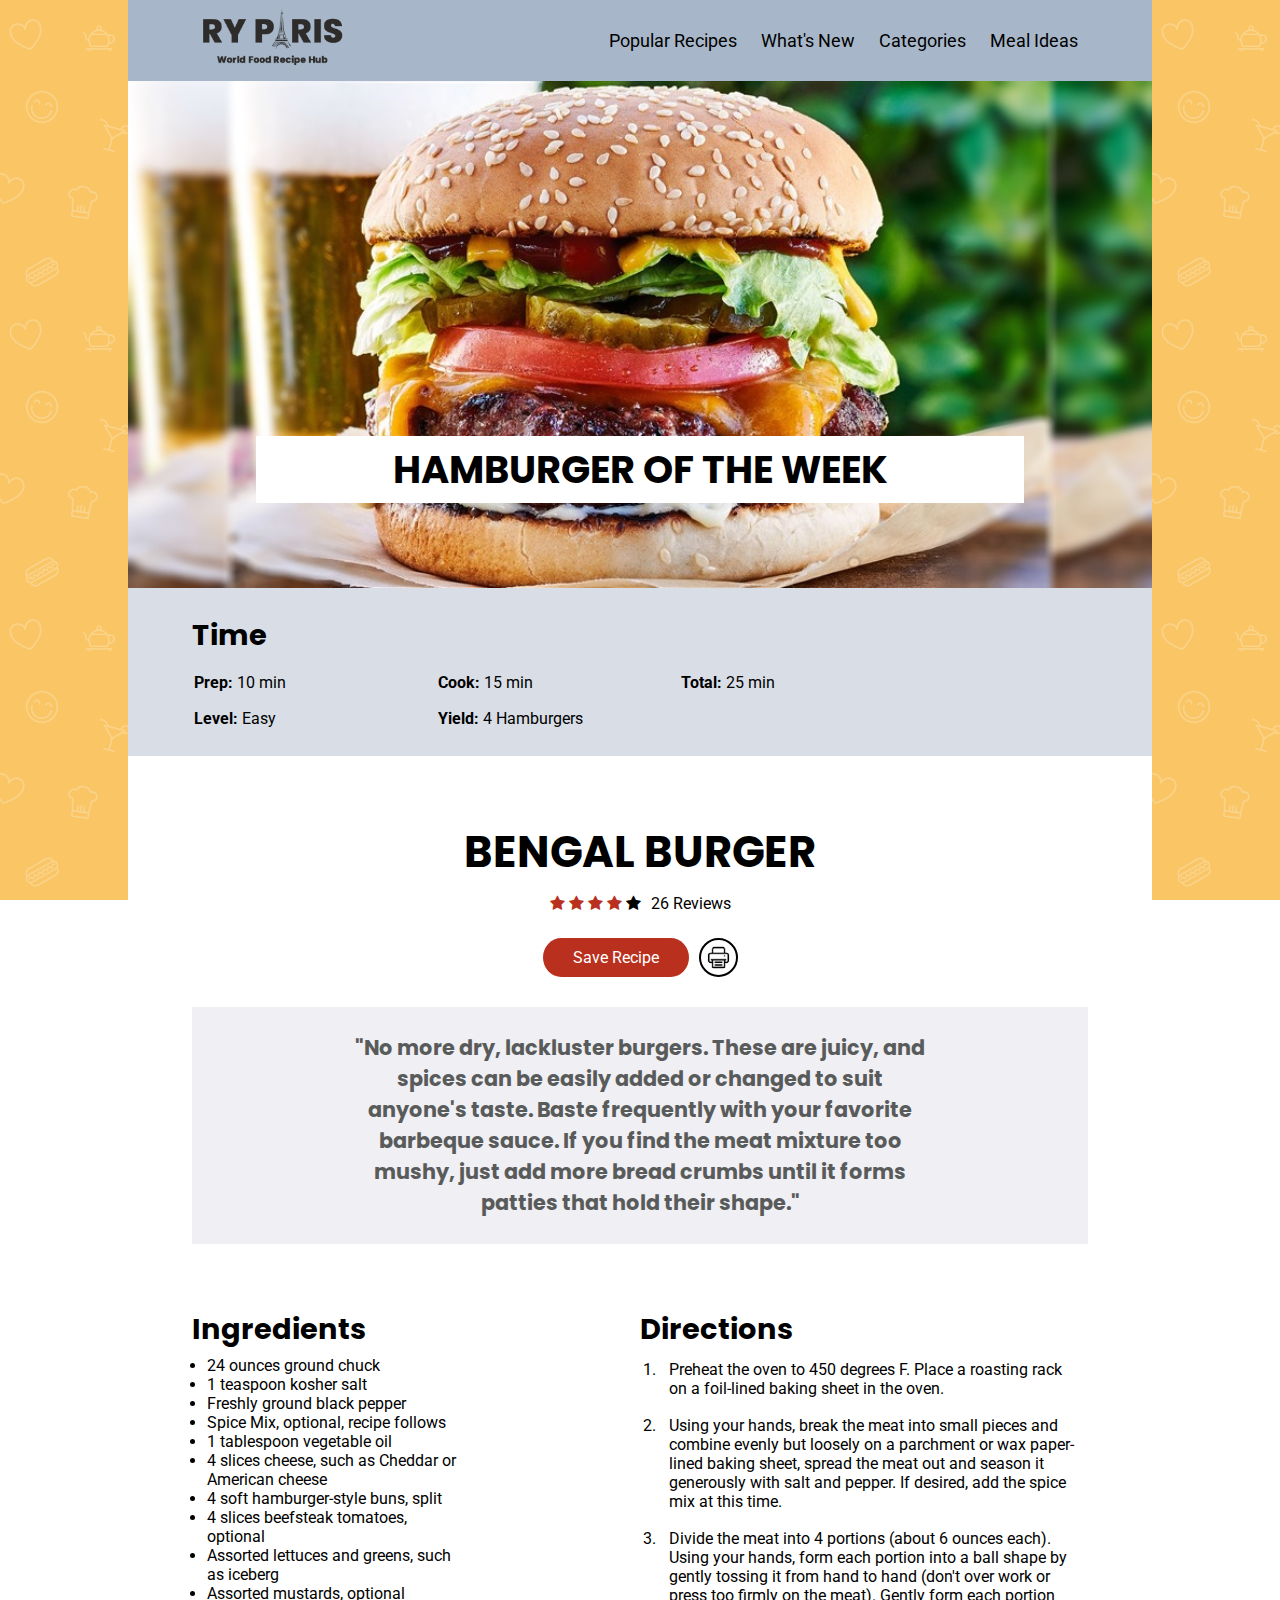
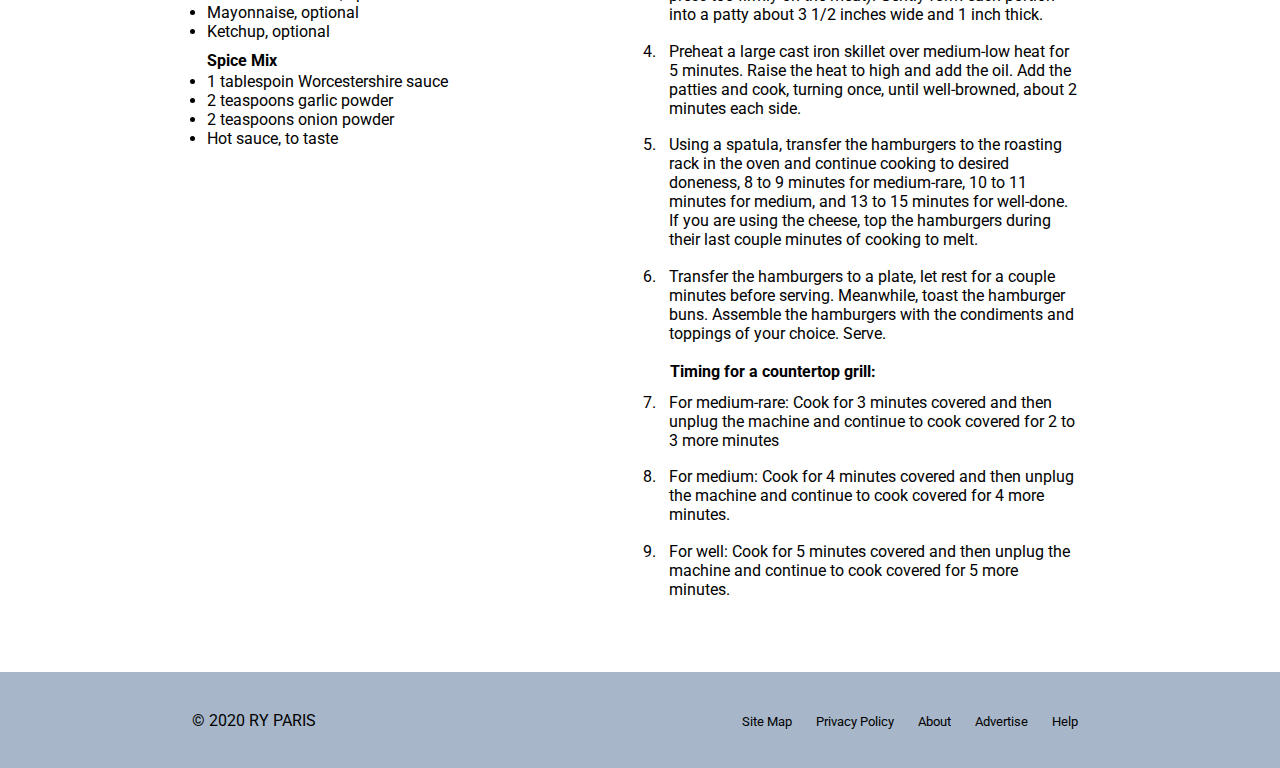
<file: recipe.html>
<!DOCTYPE html>
<html lang="en">
    <head>
        <meta charset="UTF-8">
        <meta name="viewport" content="width=device-width, initial-scale=1.0">
        <title>RY Paris</title>
        <link rel="stylesheet" href="css/style.css">
        <link href="https://fonts.googleapis.com/css2?family=Roboto:wght@300;400;500;700&family=Poppins:wght@700&display=swap" rel="stylesheet">
        <link rel="stylesheet" href="https://cdnjs.cloudflare.com/ajax/libs/font-awesome/4.7.0/css/font-awesome.min.css">
    </head>
    <body>
        <div class="nav-bar">
            <a class="nav-item" href="index.html"><img src="images/ryparis-logo.png" alt="RY Paris - World Food Recipe Hub"></a>
            <div class="nav">
                <a class="nav-item" href="index.html#popular-recipes">Popular Recipes</a>
                <a class="nav-item" href="#">What's New</a>
                <a class="nav-item" href="index.html#categories">Categories</a>
                <a class="nav-item" href="index.html#meal-ideas">Meal Ideas</a>
            </div>
        </div>
        
        <div class="side-bar"></div>
        <div class="side-bar"></div>

        <div id="main-img">
            <img src="images/bengal-burger.jpg" alt="Burger sitting on a paper made up of a beef patty, cheddar/American cheese, tomato slices, pickles, lettuce, mustard, ketchup, and mayo, on a lightly browned sesame seed bun">
            <h2>HAM&shy;BURGER OF THE WEEK</h2>
        </div>

        <div id="recipe-time">
            <h3>Time</h3>
            <table>
                <tr>
                    <td><h5>Prep: </h5><p>10 min</p></td>
                    <td><h5>Cook: </h5><p>15 min</p></td>
                    <td><h5>Total: </h5><p>25 min</p></td>
                </tr>
                <tr>
                    <td><h5>Level: </h5><p>Easy</p></td>
                    <td><h5>Yield: </h5><p>4 Ham&shy;burgers</p></td>
                </tr>
            </table>
        </div>

        <div id="recipe-heading">
            <div class="recipe-title">
                <h1>BENGAL BURGER</h1>
                <div class="ratings">
                    <div>
                        <span class="fa fa-star checked"></span>
                        <span class="fa fa-star checked"></span>
                        <span class="fa fa-star checked"></span>
                        <span class="fa fa-star checked"></span>
                        <span class="fa fa-star"></span>
                    </div>
                    <p>26 Reviews</p>
                </div>
                <div class="save">
                    <a href="#">Save Recipe</a>
                    <a href="#"><img src="images/printer.png" alt="Simple, small clipart of a printer"></a>
                </div>
            </div>
            <div class="recipe-quote">
                <h4>"No more dry, lackluster burgers. These are juicy, and spices can be easily added 
                    or changed to suit anyone's taste. Baste frequently with your favorite barbeque 
                    sauce. If you find the meat mixture too mushy, just add more bread crumbs until 
                    it forms patties that hold their shape."
                </h4>
            </div>
        </div>
        <div id="recipe-container">
            <div class="ingredients">
                <h3>Ingredients</h3>
                <ul>
                    <li>24 ounces ground chuck</li>
                    <li>1 teaspoon kosher salt</li>
                    <li>Freshly ground black pepper</li>
                    <li>Spice Mix, optional, recipe follows</li>
                    <li>1 tablespoon vegetable oil</li>
                    <li>4 slices cheese, such as Cheddar or American cheese</li>
                    <li>4 soft hamburger-style buns, split</li>
                    <li>4 slices beefsteak tomatoes, optional</li>
                    <li>Assorted lettuces and greens, such as iceberg</li>
                    <li>Assorted mustards, optional</li>
                    <li>Mayonnaise, optional</li>
                    <li>Ketchup, optional</li>
                </ul>
                <h5>Spice Mix</h5>
                <ul>
                    <li>1 tablespoin Worcestershire sauce</li>
                    <li>2 teaspoons garlic powder</li>
                    <li>2 teaspoons onion powder</li>
                    <li>Hot sauce, to taste</li>
                </ul>
            </div>
            <div class="directions">
                <h3>Directions</h3>
                <ol>
                    <li>Preheat the oven to 450 degrees F. Place a roasting rack on a foil-lined baking sheet in the oven.</li>
                    <li>Using your hands, break the meat into small pieces and combine evenly but loosely on a parchment 
                        or wax paper-lined baking sheet, spread the meat out and season it generously with salt and pepper. 
                        If desired, add the spice mix at this time.</li>
                    <li>Divide the meat into 4 portions (about 6 ounces each). Using your hands, form each portion into a 
                        ball shape by gently tossing it from hand to hand (don't over work or press too firmly on the meat). 
                        Gently form each portion into a patty about 3 1/2 inches wide and 1 inch thick.</li>
                    <li>Preheat a large cast iron skillet over medium-low heat for 5 minutes. Raise the heat to high and add 
                        the oil. Add the patties and cook, turning once, until well-browned, about 2 minutes each side.</li>
                    <li>Using a spatula, transfer the hamburgers to the roasting rack in the oven and continue cooking to 
                        desired doneness, 8 to 9 minutes for medium-rare, 10 to 11 minutes for medium, and 13 to 15 minutes 
                        for well-done. If you are using the cheese, top the hamburgers during their last couple minutes of 
                        cooking to melt.</li>
                    <li>Transfer the hamburgers to a plate, let rest for a couple minutes before serving. Meanwhile, toast 
                        the hamburger buns. Assemble the hamburgers with the condiments and toppings of your choice. 
                        Serve.</li>
                </ol>
                    <h5>Timing for a countertop grill:</h5>
                <ol start="7">
                    <li>For medium-rare: Cook for 3 minutes covered and then unplug the machine and continue to cook 
                        covered for 2 to 3 more minutes</li>
                    <li>For medium: Cook for 4 minutes covered and then unplug the machine and continue to cook 
                        covered for 4 more minutes.</li>
                    <li>For well: Cook for 5 minutes covered and then unplug the machine and continue to cook 
                        covered for 5 more minutes.</li>
                </ol>
            </div>
        </div>

        <div class="nav-bar">
            <p>&copy; 2020 RY PARIS</p>
            <div class="footer">
                <a class="nav-item" href="#">Site Map</a>
                <a class="nav-item" href="#">Privacy Policy</a>
                <a class="nav-item" href="#">About</a>
                <a class="nav-item" href="#">Advertise</a>
                <a class="nav-item" href="#">Help</a>
            </div>
        </div>
    </body>
</html>
</file>
<file: css/style.css>
* {
    margin: 0;
    padding: 0;
    font-family: "Roboto", sans-serif;
}
.nav-bar {
    display: flex;
    justify-content: space-between;
    align-items: center;
    padding: .5% 15%;
    background-color: #a7b7c9;
}
.nav-bar img {
    max-width: 160px;
    margin-left: -10px;
}
.nav-item {
    margin: 0 10px;
    font-size: 1.1em;
    color: rgb(0, 0, 0);
    white-space: nowrap;
    text-decoration: none;
}
.nav-item:hover {
    text-decoration: underline;
}
.nav-bar:last-child {
    padding: 3% 15%;
}
.footer .nav-item {
    font-size: .8em;
    margin: 0 10px;
}
.side-bar {
    position: fixed;
    top: 0;
    z-index: 1;
    width: 10%;
    height: 100%;
    background-color: #fac564;
    background-image: url(../images/food.webp);
}
.side-bar:nth-child(2) {
    right: 0;
}
#main-img {
    position: relative;
}
#main-img img {
    width: 80%;
    display: block;
    margin: 0 auto;
    object-fit: cover;
    object-position: top;
}
#main-img h2 {
    position: absolute;
    top: 70%;
    background-color: rgb(255, 255, 255);
    padding: 5px 5%;
    width: 50%;
    margin: 0 20%;
    text-align: center;
    font-size: 3vw;
}
.section {
    padding: 4% 15%;
    margin: 20px 0;
}
.section:nth-child(2n) {
    background-color: #d9dee6;
    padding-bottom: 7%;
}
.section p {
    margin-top: 20px;
}
.image-container {
    display: flex;
    flex-flow: row wrap;
    justify-content: space-between;
    padding-bottom: 20px;
}
.image {
    position: relative;
}
.image img {
    width: 300px;
    height: 225px;
    object-fit: cover;
    margin-top: 40px;
}
.image a {
    position: absolute;
    width: 300px;
    text-align: center;
    bottom: -30px;
    left: 0;
    padding: 10px 0;
    background-color: #fff;
    color: #000;
    text-decoration: none;
    font-weight: 500;
}
.image a:hover {
    text-decoration: underline;
}
.section:nth-child(even) img {
    width: 263px;
    height: 197px;
}
.section:nth-child(even) a {
    width: 263px;
}
#recipe-time {
    background-color: #d9dee6;
    padding: 2% 0 2% 15%;
}
#recipe-time {
    padding: 2% 15%;
}
#recipe-time td {
    padding: 2% 5% 0 0;
    width: 20%;
    vertical-align: top;
}
#recipe-time p, #recipe-time h5 {
    display: inline;
}
#recipe-heading {
    text-align: center;
}
.ratings, .save {
    display: flex;
    align-items: center;
    flex-flow: row wrap;
    justify-content: center;
    gap: 10px;
    margin: 10px;
}
.save {
    margin-top: 2%;
}
.checked {
    color: rgb(186, 48, 30);
}
.save a:first-child {
    color: #fff;
    background-color: rgb(186, 48, 30);
    padding: 10px 30px;
    margin-bottom: 3.5px;
    border-radius: 15%/60%;
    align-self: center;
    text-decoration: none;
}
.save a:first-child:hover {
    text-decoration: underline;
}
.save img {
    height: 25px;
    width: 25px;
    padding: 5px;
    border: 2px solid black;
    border-radius: 100%;
}
.recipe-quote {
    background-color: #efeff4;
    margin: 2% 15% 0;
    padding: 2% 12%;
}
#recipe-container {
    display: flex;
    flex-flow: row wrap;
    text-align: left;
    justify-content: space-between;
    margin: 5% 15%;
    row-gap: 20px;
}
.ingredients {
    max-width: 30%;
    min-width: 270px;
}
.ingredients ul:first-of-type {
    padding-top: 2%;
}
.directions {
    max-width: 50%;
    min-width: 270px;
}
.directions li {
    padding: 2%;
}
.directions li:nth-of-type(7) {
    padding-top: 0;
}
.ingredients li {
    margin-left: 15px;
}
.directions li {
    margin-left: 20px;
}
.ingredients h5 {
    padding-left: 15px;
}
.directions h5 {
    padding-left: 30px;
}
h1, h2, h3, h4 {
    font-family: "Poppins", sans-serif;
}
h1 {
    font-size: 2.7em;
    margin: 5% auto 0;
    max-width: 50%;
}
h2 {
    font-size: 2em;
}
h3 {
    font-size: 1.8em;
}
h4 {
    font-size: 1.3em;
    color: #595b5b;
}
h5, p, li, a {
    font-size: 1em;
}
#recipe-container h5 {
    margin-top: 10px;
    margin-bottom: .5%;
}
</file>
